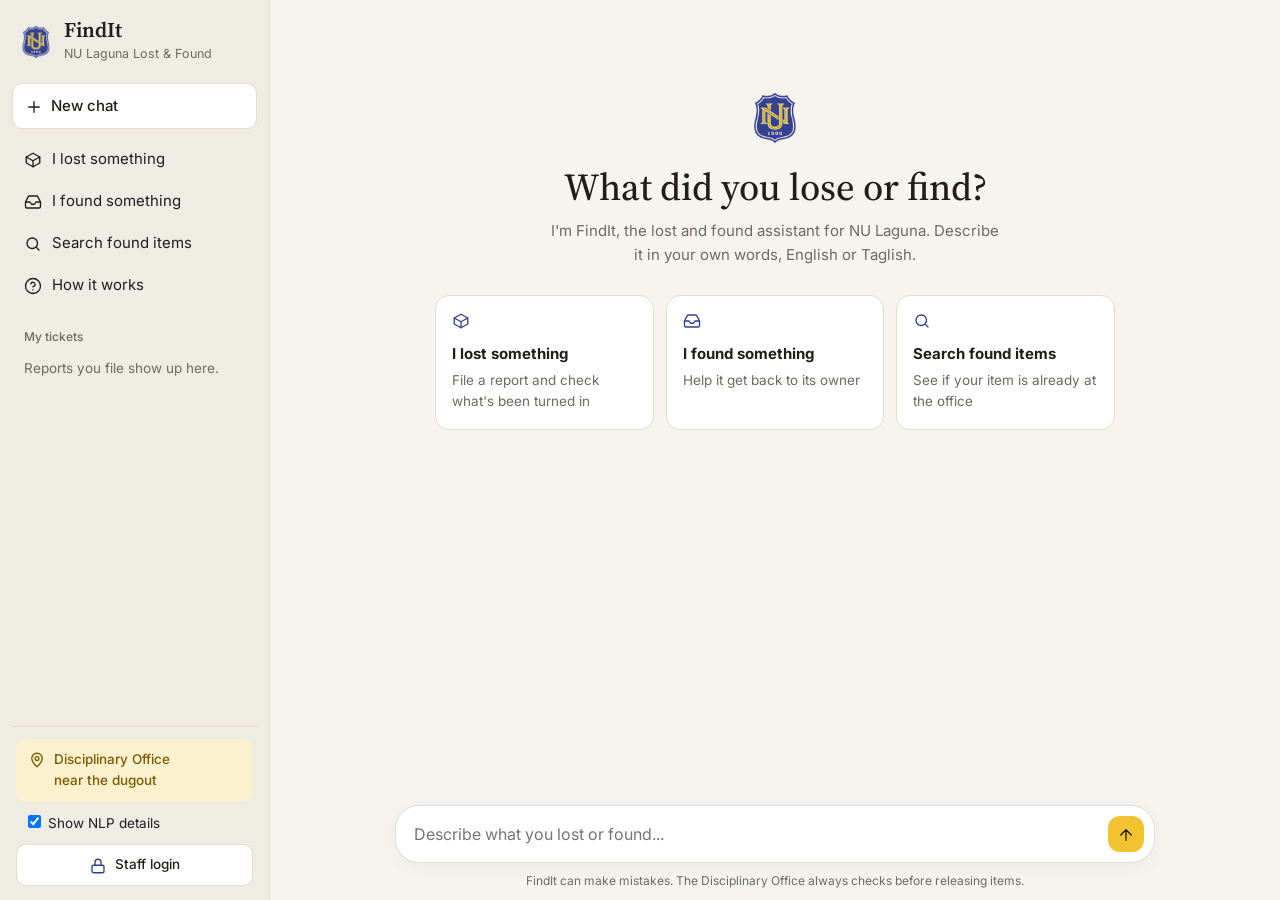
<file: public/index.html>
<!doctype html>
<html lang="en">
<head>
  <meta charset="utf-8">
  <meta name="viewport" content="width=device-width, initial-scale=1, viewport-fit=cover">
  <title>FindIt · NU Laguna Lost & Found</title>
  <link rel="icon" href="img/nu-logo.png">
  <link rel="preconnect" href="https://fonts.googleapis.com">
  <link rel="preconnect" href="https://fonts.gstatic.com" crossorigin>
  <link href="https://fonts.googleapis.com/css2?family=Inter:wght@400;500;600&family=Source+Serif+4:opsz,wght@8..60,500;8..60,600&display=swap" rel="stylesheet">
  <link rel="stylesheet" href="css/style.css">
</head>
<body>
  <aside class="sidebar" id="sidebar">
    <div class="brand">
      <img src="img/nu-logo.png" alt="">
      <div>
        <strong>FindIt</strong>
        <small>NU Laguna Lost &amp; Found</small>
      </div>
    </div>

    <button class="new-chat" id="newChat"><span data-icon="plus"></span>New chat</button>
    <button class="side-link" data-action="REPORT_LOST"><span data-icon="package"></span>I lost something</button>
    <button class="side-link" data-action="REPORT_FOUND"><span data-icon="inbox"></span>I found something</button>
    <button class="side-link" data-action="SEARCH_ITEM"><span data-icon="search"></span>Search found items</button>
    <button class="side-link" data-action="FAQ"><span data-icon="help"></span>How it works</button>

    <h3>My tickets</h3>
    <ul class="tickets" id="tickets"></ul>

    <div class="side-foot">
      <div class="office"><span data-icon="pin"></span>Disciplinary Office<br>near the dugout</div>
      <label><input type="checkbox" id="nlpToggle" checked> Show NLP details</label>
      <a class="admin-link" href="/admin"><span data-icon="lock"></span>Staff login</a>
    </div>
  </aside>
  <div class="scrim" id="scrim"></div>

  <main>
    <header class="topbar">
      <button class="icon-btn" id="menuBtn" aria-label="Menu" data-icon="menu"></button>
      <strong>FindIt</strong>
      <button class="icon-btn" id="newChatTop" aria-label="New chat" data-icon="plus"></button>
    </header>

    <section class="thread" id="thread">
      <div class="home" id="home">
        <img src="img/nu-logo.png" alt="NU logo">
        <h1>What did you lose or find?</h1>
        <p>I'm FindIt, the lost and found assistant for NU Laguna. Describe it in your own words, English or Taglish.</p>
        <div class="cards">
          <button class="card-btn" data-action="REPORT_LOST"><span data-icon="package"></span><strong>I lost something</strong>File a report and check what's been turned in</button>
          <button class="card-btn" data-action="REPORT_FOUND"><span data-icon="inbox"></span><strong>I found something</strong>Help it get back to its owner</button>
          <button class="card-btn" data-action="SEARCH_ITEM"><span data-icon="search"></span><strong>Search found items</strong>See if your item is already at the office</button>
        </div>
      </div>
      <div class="messages" id="messages"></div>
    </section>

    <footer class="composer">
      <div class="chips" id="chips"></div>
      <form id="form">
        <textarea id="input" rows="1" maxlength="500" placeholder="Describe what you lost or found..."></textarea>
        <button id="sendBtn" aria-label="Send" data-icon="send"></button>
      </form>
      <p class="note">FindIt can make mistakes. The Disciplinary Office always checks before releasing items.</p>
    </footer>
  </main>

  <script src="js/icons.js"></script>
  <script src="js/chat.js"></script>
</body>
</html>
</file>
<file: public/css/style.css>
:root {
  --bg: #f6f4ee;
  --side: #efece4;
  --card: #ffffff;
  --soft: #f0ede5;
  --bubble: #e8e4d9;
  --text: #1f1e1b;
  --muted: #6d6a62;
  --line: #e2ddd0;
  --blue: #34408f;
  --blue-soft: #e6e8f5;
  --gold: #f2c230;
  --gold-soft: #fbf1cf;
  --gold-text: #7a5b00;
}

/* dark mode */
@media (prefers-color-scheme: dark) {
  :root {
    --bg: #1b1a18;
    --side: #161513;
    --card: #242320;
    --soft: #2c2a27;
    --bubble: #34322e;
    --text: #ece9e2;
    --muted: #a8a397;
    --line: #36332e;
    --blue: #9aa6f0;
    --blue-soft: #2a2f4d;
    --gold-soft: #3b3219;
    --gold-text: #f2d27a;
  }
}

* {
  box-sizing: border-box;
}

body {
  margin: 0;
  height: 100dvh;
  display: flex;
  background: var(--bg);
  color: var(--text);
  font: 15px/1.6 "Inter", system-ui, sans-serif;
}

button {
  font: inherit;
  color: inherit;
  cursor: pointer;
  border: 0;
  background: none;
}

svg {
  flex-shrink: 0;
  vertical-align: middle;
}

/* sidebar */

.sidebar {
  width: 270px;
  flex-shrink: 0;
  display: flex;
  flex-direction: column;
  gap: 2px;
  padding: 14px 12px;
  background: var(--side);
  border-right: 1px solid var(--line);
  overflow-y: auto;
}

.brand {
  display: flex;
  align-items: center;
  gap: 10px;
  padding: 4px 6px 16px;
}

.brand img {
  width: 36px;
}

.brand strong {
  display: block;
  font: 600 21px/1.1 "Source Serif 4", Georgia, serif;
}

.brand small {
  color: var(--muted);
}

.new-chat {
  display: flex;
  align-items: center;
  gap: 8px;
  padding: 10px 12px;
  margin-bottom: 8px;
  border: 1px solid var(--line);
  border-radius: 10px;
  background: var(--card);
  font-weight: 500;
}

.side-link {
  display: flex;
  align-items: center;
  gap: 10px;
  padding: 8px 12px;
  border-radius: 8px;
  text-align: left;
}

.side-link:hover,
.new-chat:hover {
  background: var(--soft);
}

.sidebar h3 {
  margin: 20px 12px 4px;
  font-size: 12px;
  font-weight: 500;
  color: var(--muted);
}

.tickets {
  flex: 1;
  list-style: none;
  margin: 0;
  padding: 0;
}

.tickets li {
  display: flex;
  align-items: center;
  gap: 8px;
  padding: 6px 12px;
  font-size: 13.5px;
}

.tickets code {
  margin-left: auto;
  font-size: 11px;
  color: var(--muted);
}

.tickets .empty {
  color: var(--muted);
}

.remove {
  width: 22px;
  height: 22px;
  border-radius: 6px;
  color: var(--muted);
  font-size: 16px;
  line-height: 1;
}

.remove:hover {
  background: var(--soft);
  color: var(--text);
}

.dot {
  width: 8px;
  height: 8px;
  border-radius: 50%;
  background: var(--gold);
}

.dot.lost {
  background: var(--blue);
}

.side-foot {
  display: flex;
  flex-direction: column;
  gap: 10px;
  padding: 12px 4px 0;
  border-top: 1px solid var(--line);
  font-size: 13.5px;
}

.office {
  display: flex;
  gap: 8px;
  padding: 10px 12px;
  border-radius: 10px;
  background: var(--gold-soft);
  color: var(--gold-text);
  font-weight: 500;
}

.side-foot label {
  padding: 0 8px;
  cursor: pointer;
}

.admin-link {
  display: flex;
  align-items: center;
  justify-content: center;
  gap: 8px;
  padding: 9px 12px;
  border: 1px solid var(--line);
  border-radius: 10px;
  background: var(--card);
  color: var(--text);
  font-weight: 500;
  text-decoration: none;
  transition: border-color 0.15s, background 0.15s;
}

.admin-link svg {
  color: var(--blue);
}

.admin-link:hover {
  border-color: var(--blue);
  background: var(--blue-soft);
}

.scrim {
  display: none;
}

/* main area */

main {
  flex: 1;
  min-width: 0;
  display: flex;
  flex-direction: column;
}

.topbar {
  display: none;
  align-items: center;
  justify-content: space-between;
  padding: 6px 8px;
  border-bottom: 1px solid var(--line);
  font: 600 18px "Source Serif 4", Georgia, serif;
}

.icon-btn {
  width: 40px;
  height: 40px;
  border-radius: 10px;
  color: var(--muted);
}

.thread {
  flex: 1;
  overflow-y: auto;
}

/* home screen */

.home {
  max-width: 720px;
  margin: 0 auto;
  padding: 10vh 20px 20px;
  text-align: center;
}

.home img {
  width: 56px;
}

.home h1 {
  margin: 12px 0 8px;
  font: 500 clamp(28px, 5vw, 38px)/1.2 "Source Serif 4", Georgia, serif;
}

.home p {
  max-width: 460px;
  margin: 0 auto 28px;
  color: var(--muted);
}

.cards {
  display: grid;
  grid-template-columns: repeat(3, 1fr);
  gap: 12px;
}

.card-btn {
  display: flex;
  flex-direction: column;
  gap: 4px;
  padding: 16px;
  border: 1px solid var(--line);
  border-radius: 14px;
  background: var(--card);
  text-align: left;
  font-size: 13.5px;
  color: var(--muted);
}

.card-btn:hover {
  border-color: var(--blue);
}

.card-btn svg {
  margin-bottom: 8px;
  color: var(--blue);
}

.card-btn strong {
  font-size: 15px;
  color: var(--text);
}

/* messages */

.messages {
  max-width: 760px;
  margin: 0 auto;
  padding: 24px 20px 12px;
  display: flex;
  flex-direction: column;
  gap: 20px;
}

.msg.user {
  display: flex;
  justify-content: flex-end;
}

.bubble {
  max-width: 80%;
  padding: 10px 16px;
  border-radius: 20px 20px 6px 20px;
  background: var(--bubble);
  white-space: pre-wrap;
}

.msg.bot {
  display: flex;
  gap: 12px;
}

.avatar {
  width: 28px;
  height: 28px;
}

.bot-body {
  flex: 1;
  min-width: 0;
  display: flex;
  flex-direction: column;
  gap: 10px;
}

.nlp {
  font: 12px/1.5 ui-monospace, Consolas, monospace;
  color: var(--muted);
}

.hide-nlp .nlp {
  display: none;
}

.dots {
  display: flex;
  gap: 4px;
  padding-top: 10px;
}

.dots i {
  width: 7px;
  height: 7px;
  border-radius: 50%;
  background: var(--muted);
  animation: blink 1.2s infinite;
}

.dots i:nth-child(2) {
  animation-delay: 0.2s;
}

.dots i:nth-child(3) {
  animation-delay: 0.4s;
}

@keyframes blink {
  50% {
    opacity: 0.2;
  }
}

/* report card, ticket and matches */

.report {
  max-width: 460px;
  padding: 4px 16px 0;
  border: 1px solid var(--line);
  border-radius: 14px;
  background: var(--card);
}

.report-head {
  display: flex;
  align-items: center;
  gap: 10px;
  padding: 10px 0;
  font-weight: 600;
}

.pill {
  padding: 1px 8px;
  border-radius: 99px;
  font-size: 11px;
  text-transform: uppercase;
  background: var(--gold-soft);
  color: var(--gold-text);
}

.pill.lost {
  background: var(--blue-soft);
  color: var(--blue);
}

.row {
  display: grid;
  grid-template-columns: 26px 80px 1fr;
  padding: 8px 0;
  border-top: 1px dashed var(--line);
}

.row span {
  color: var(--muted);
}

.row svg {
  color: var(--muted);
}

.report-actions {
  display: flex;
  gap: 8px;
  padding: 12px 0 14px;
}

.btn {
  padding: 8px 16px;
  border: 1px solid var(--line);
  border-radius: 10px;
  font-weight: 500;
}

.btn.primary {
  border-color: var(--blue);
  background: var(--blue);
  color: var(--card);
}

.ticket {
  max-width: 320px;
  padding: 12px 18px;
  border: 2px dashed var(--gold-text);
  border-radius: 12px;
  background: var(--gold-soft);
  color: var(--gold-text);
}

.ticket.lost {
  border-color: var(--blue);
  background: var(--blue-soft);
  color: var(--blue);
}

.ticket code {
  display: block;
  font-size: 24px;
  color: var(--text);
}

.matches {
  display: grid;
  grid-template-columns: repeat(auto-fill, minmax(240px, 1fr));
  gap: 10px;
}

.match {
  display: flex;
  flex-direction: column;
  gap: 2px;
  padding: 12px 14px;
  border: 1px solid var(--line);
  border-radius: 12px;
  background: var(--card);
  font-size: 13.5px;
}

.match div,
.match small {
  display: flex;
  align-items: center;
  gap: 6px;
  color: var(--muted);
}

/* bottom input */

.composer {
  width: 100%;
  max-width: 800px;
  margin: 0 auto;
  padding: 6px 20px calc(10px + env(safe-area-inset-bottom));
}

.chips {
  display: flex;
  flex-wrap: wrap;
  gap: 8px;
  margin-bottom: 10px;
}

.chip {
  padding: 6px 14px;
  border: 1px solid var(--line);
  border-radius: 99px;
  background: var(--card);
  white-space: nowrap;
}

.chip:hover {
  border-color: var(--blue);
  background: var(--blue-soft);
}

form {
  display: flex;
  align-items: flex-end;
  gap: 8px;
  padding: 10px 10px 10px 18px;
  border: 1px solid var(--line);
  border-radius: 24px;
  background: var(--card);
  box-shadow: 0 4px 20px rgba(0, 0, 0, 0.05);
}

textarea {
  flex: 1;
  padding: 6px 0;
  border: 0;
  outline: 0;
  resize: none;
  background: none;
  color: var(--text);
  font-family: inherit;
  font-size: 16px;
  line-height: 1.5;
}

#sendBtn {
  width: 36px;
  height: 36px;
  border-radius: 12px;
  background: var(--gold);
  color: #1f1e1b;
}

.note {
  margin: 8px 0 0;
  text-align: center;
  font-size: 12px;
  color: var(--muted);
}

/* tablet and phone: sidebar slides in from the left */

@media (max-width: 1024px) {
  .topbar {
    display: flex;
  }

  .sidebar {
    position: fixed;
    inset: 0 auto 0 0;
    z-index: 2;
    transform: translateX(-100%);
    transition: transform 0.25s;
  }

  .sidebar.open {
    transform: none;
  }

  .scrim.show {
    display: block;
    position: fixed;
    inset: 0;
    z-index: 1;
    background: rgba(0, 0, 0, 0.35);
  }
}

@media (max-width: 640px) {
  .home {
    padding-top: 5vh;
  }

  .cards {
    grid-template-columns: 1fr;
  }

  .messages {
    padding: 16px 14px 8px;
  }

  .bubble {
    max-width: 88%;
  }

  .composer {
    padding-left: 12px;
    padding-right: 12px;
  }

  /* chips scroll sideways on small screens */
  .chips {
    flex-wrap: nowrap;
    overflow-x: auto;
  }
}
</file>
